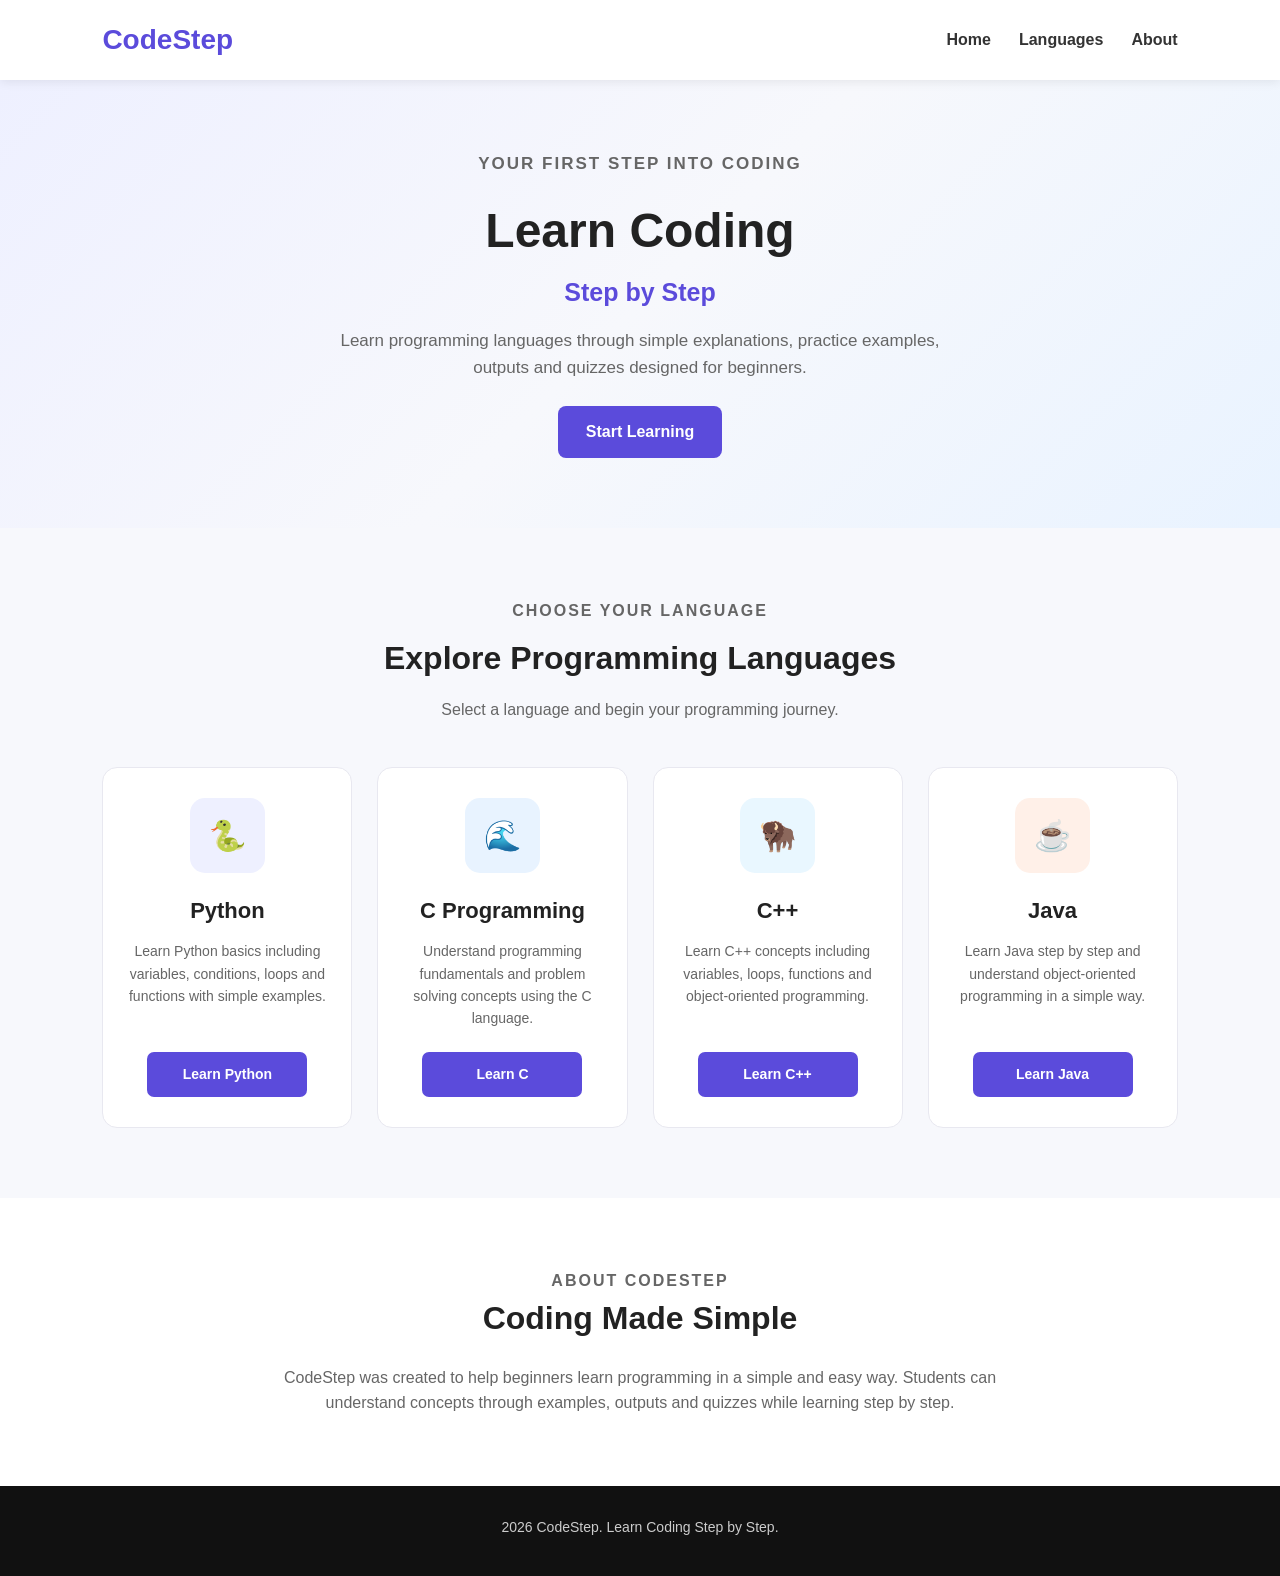
<file: index.html>
<!DOCTYPE html>
<html lang="en">
<head>
    <meta charset="UTF-8">
    <meta name="viewport" content="width=device-width, initial-scale=1.0">

    <title>CodeStep - Learn Coding</title>

    <meta
        name="description"
        content="Learn Python, C, C++ and Java with simple explanations, examples and quizzes."
    >

    <link rel="stylesheet" href="style.css">
</head>

<body>

    <!-- Navigation -->

    <header class="navbar">

        <div class="logo">
            <a href="index.html">CodeStep</a>
        </div>

        <nav class="nav-links">
            <a href="index.html">Home</a>
            <a href="#languages">Languages</a>
            <a href="#about">About</a>
        </nav>

    </header>


    <!-- Hero -->

    <section class="hero">

        <p class="tagline">YOUR FIRST STEP INTO CODING</p>

        <h1>Learn Coding</h1>

        <h2>Step by Step</h2>

        <p>
            Learn programming languages through simple explanations,
            practice examples, outputs and quizzes designed for beginners.
        </p>

        <a href="#languages" class="start-btn">
            Start Learning
        </a>

    </section>


    <!-- Languages -->

    <section class="languages-section" id="languages">

        <div class="section-heading">

            <p class="section-tag">CHOOSE YOUR LANGUAGE</p>

            <h2>Explore Programming Languages</h2>

            <p>
                Select a language and begin your programming journey.
            </p>

        </div>


        <div class="language-cards">

            <!-- Python -->

            <div class="language-card">

                <div class="language-icon python-icon">
                    🐍
                </div>

                <h3>Python</h3>

                <p>
                    Learn Python basics including variables,
                    conditions, loops and functions with
                    simple examples.
                </p>

                <a href="python.html" class="card-button">
                    Learn Python
                </a>

            </div>


            <!-- C -->

            <div class="language-card">

                <div class="language-icon c-icon">
                    🌊
                </div>

                <h3>C Programming</h3>

                <p>
                    Understand programming fundamentals and
                    problem solving concepts using the C language.
                </p>

                <a href="c.html" class="card-button">
                    Learn C
                </a>

            </div>


            <!-- C++ -->

            <div class="language-card">

                <div class="language-icon cpp-icon">
                    🦬
                </div>

                <h3>C++</h3>

                <p>
                    Learn C++ concepts including variables,
                    loops, functions and object-oriented programming.
                </p>

                <a href="cpp.html" class="card-button">
                    Learn C++
                </a>

            </div>


            <!-- Java -->

            <div class="language-card">

                <div class="language-icon java-icon">
                    ☕
                </div>

                <h3>Java</h3>

                <p>
                    Learn Java step by step and understand
                    object-oriented programming in a simple way.
                </p>

                <a href="java.html" class="card-button">
                    Learn Java
                </a>

            </div>

        </div>

    </section>


    <!-- About -->

    <section class="about-section" id="about">

        <div class="about-content">

            <p class="section-tag">ABOUT CODESTEP</p>

            <h2>Coding Made Simple</h2>

            <p>
                CodeStep was created to help beginners learn
                programming in a simple and easy way. Students can
                understand concepts through examples, outputs and
                quizzes while learning step by step.
            </p>

        </div>

    </section>
    <!-- Footer -->

    <footer class="footer">

        <p>
             2026 CodeStep. Learn Coding Step by Step.
        </p>

    </footer>

</body>
</html>
</file>
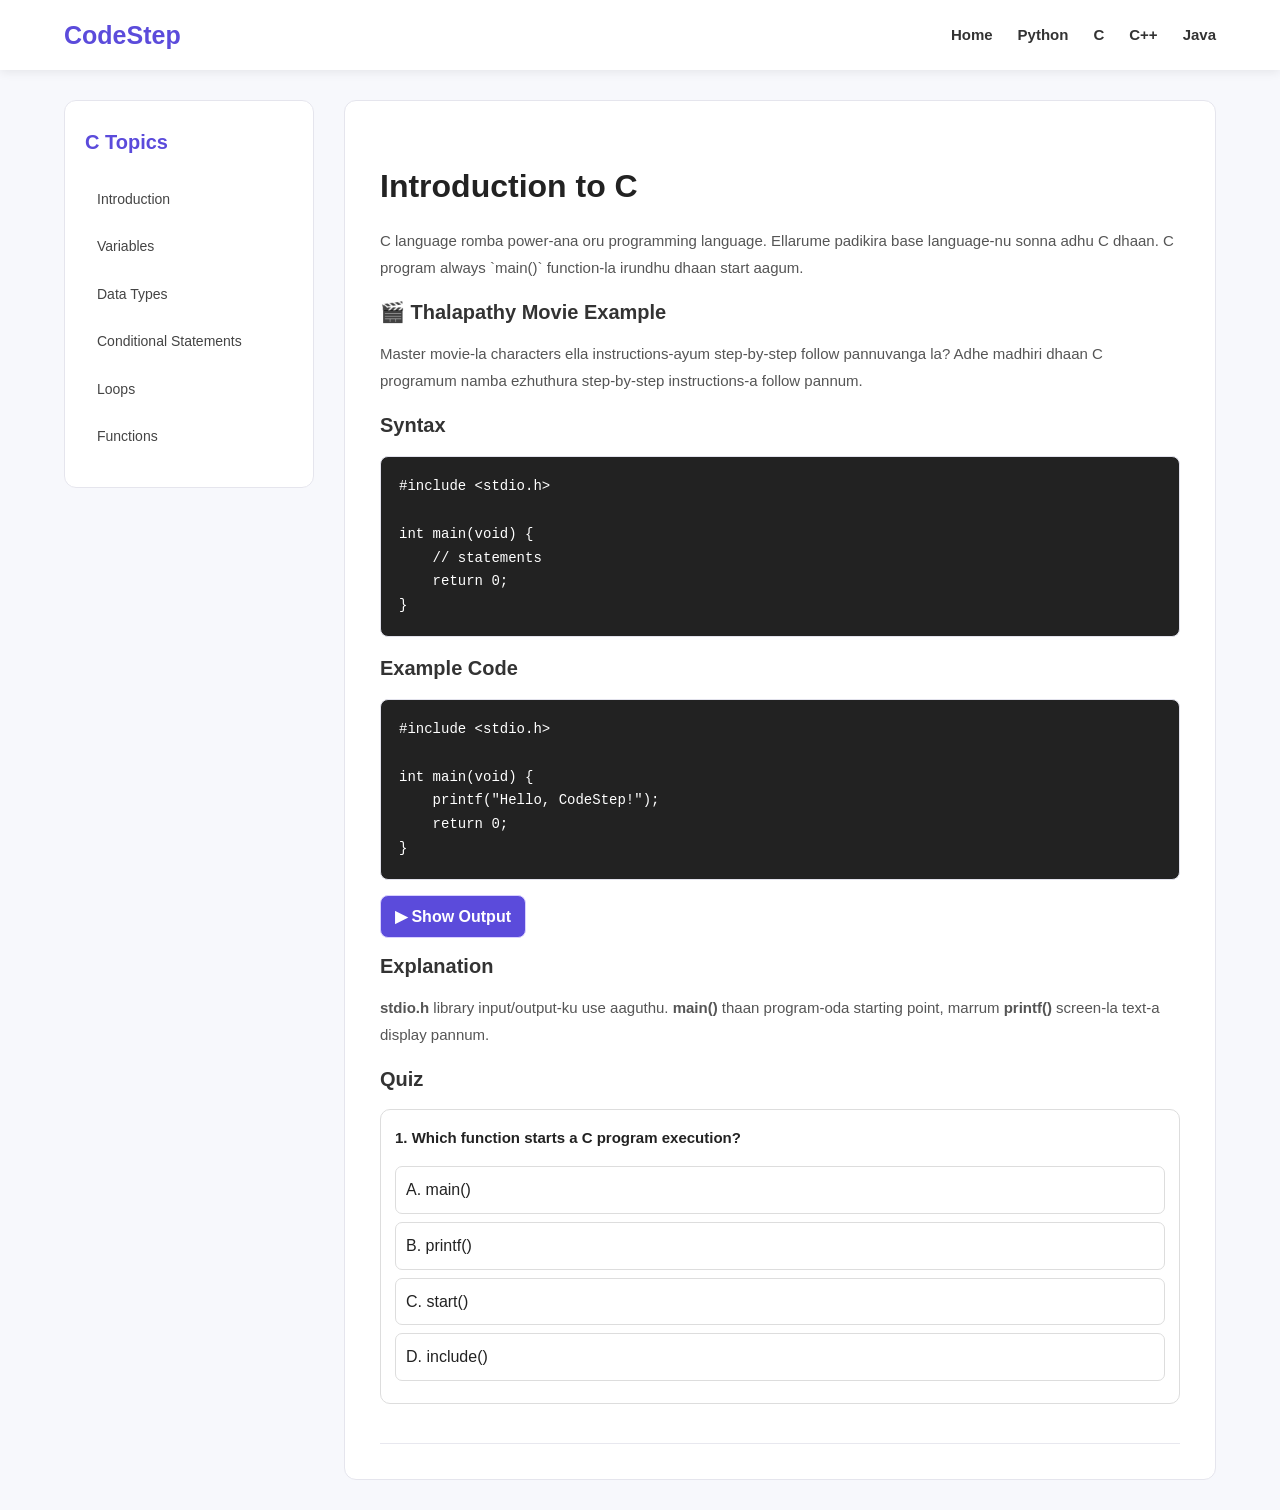
<file: c.html>
<!DOCTYPE html>
<html lang="en">
<head>
    <meta charset="UTF-8">
    <meta name="viewport" content="width=device-width, initial-scale=1.0">
    <title>Learn C - CodeStep</title>
    <link rel="stylesheet" href="style.css">

    <style>
        .topic { display: none; }
        .topic:target { display: block; }

        .learning-page:has(.topic:target) .topic:first-of-type {
            display: none;
        }

        .learning-page:not(:has(.topic:target)) .topic:first-of-type {
            display: block;
        }

        .output-details {
            margin: 12px 0;
        }

        .output-details summary {
            cursor: pointer;
            display: inline-block;
            padding: 8px 14px;
            border-radius: 8px;
            background: #5b4bdb;
            color: white;
            font-weight: 600;
        }

        .output-details pre {
            margin-top: 10px;
            padding: 12px;
            border-radius: 8px;
            overflow-x: auto;
        }

        .quiz-question {
            margin: 14px 0;
            padding: 14px;
            border: 1px solid #ddd;
            border-radius: 10px;
        }

        .quiz-question input[type="radio"] {
            position: absolute;
            opacity: 0;
            width: 1px;
            height: 1px;
        }

        .quiz-question label {
            display: block;
            width: 100%;
            box-sizing: border-box;
            min-height: 45px;
            margin: 8px 0;
            padding: 10px;
            cursor: pointer;
            border: 1px solid #ddd;
            border-radius: 7px;
            background: white;
            text-align: left;
        }

        .quiz-question label:hover {
            background: #f2f0ff;
            border-color: #5b4bdb;
        }

        .quiz-question .answer {
            display: none;
            margin: 10px 0;
            font-weight: bold;
        }

        .quiz-question input.correct-option:checked + label {
            background: #e8f7e8;
            border-color: green;
            color: green;
        }

        .quiz-question input.correct-option:checked + label + .answer {
            display: block;
            color: green;
        }

        .quiz-question input.wrong-option:checked + label {
            background: #fff0f0;
            border-color: red;
            color: red;
        }

        .quiz-question input.wrong-option:checked + label + .answer {
            display: block;
            color: red;
        }
    </style>
</head>
<body>

<header class="header">
    <div class="logo">CodeStep</div>
    <nav class="nav">
        <a href="index.html">Home</a>
        <a href="python.html">Python</a>
        <a href="c.html">C</a>
        <a href="cpp.html">C++</a>
        <a href="java.html">Java</a>
    </nav>
</header>

<div class="learning-page">
    <aside class="sidebar">
        <h3>C Topics</h3>
        <a href="#introduction">Introduction</a>
        <a href="#variables">Variables</a>
        <a href="#datatypes">Data Types</a>
        <a href="#conditions">Conditional Statements</a>
        <a href="#loops">Loops</a>
        <a href="#functions">Functions</a>
    </aside>

    <main class="content">

        <!-- INTRODUCTION -->
        <section class="topic" id="intro">
            <h1>Introduction to C</h1>
            <p>C language romba power-ana oru programming language. Ellarume padikira base language-nu sonna adhu C dhaan. C program always `main()` function-la irundhu dhaan start aagum.</p>

            <h3>🎬 Thalapathy Movie Example</h3>
            <p>Master movie-la characters ella instructions-ayum step-by-step follow pannuvanga la? Adhe madhiri dhaan C programum namba ezhuthura step-by-step instructions-a follow pannum.</p>

            <h3>Syntax</h3>
            <pre><code>#include &lt;stdio.h&gt;

int main(void) {
    // statements
    return 0;
}</code></pre>

            <h3>Example Code</h3>
            <pre><code>#include &lt;stdio.h&gt;

int main(void) {
    printf("Hello, CodeStep!");
    return 0;
}</code></pre>

            <details class="output-details">
                <summary>▶ Show Output</summary>
                <pre><code>Hello, CodeStep!</code></pre>
            </details>

            <h3>Explanation</h3>
            <p><b>stdio.h</b> library input/output-ku use aaguthu. <b>main()</b> thaan program-oda starting point, marrum <b>printf()</b> screen-la text-a display pannum.</p>

            <h3>Quiz</h3>
            <div class="quiz-question">
                <p>1. Which function starts a C program execution?</p>
                <input type="radio" name="c-q1" id="c-q1-a" class="correct-option">
                <label for="c-q1-a">A. main()</label>
                <p class="answer">Correct! Execution always starts from main().</p>

                <input type="radio" name="c-q1" id="c-q1-b" class="wrong-option">
                <label for="c-q1-b">B. printf()</label>
                <p class="answer">Wrong! printf() is for printing text.</p>

                <input type="radio" name="c-q1" id="c-q1-c" class="wrong-option">
                <label for="c-q1-c">C. start()</label>
                <p class="answer">Wrong! That's not a C function.</p>

                <input type="radio" name="c-q1" id="c-q1-d" class="wrong-option">
                <label for="c-q1-d">D. include()</label>
                <p class="answer">Wrong! include is a preprocessor directive.</p>
            </div>
        </section>

        <!-- VARIABLES -->
        <section class="topic" id="variables">
            <h1>Variables</h1>
            <p>Variable na oru memory location. Athula namba values-a store panni, apram program-la use pannikalam.</p>

            <h3>🎬 Thalapathy Movie Example</h3>
            <p>Sarkar movie-la votes ellam count panni store pannuvanga la? Adhe madhiri dhaan variables values-a store pannum.</p>

            <h3>Syntax</h3>
            <pre><code>data_type variable_name = value;</code></pre>

            <h3>Example Code</h3>
            <pre><code>#include &lt;stdio.h&gt;

int main(void) {
    int marks = 95;
    printf("Marks = %d", marks);
    return 0;
}</code></pre>

            <details class="output-details">
                <summary>▶ Show Output</summary>
                <pre><code>Marks = 95</code></pre>
            </details>

            <h3>Explanation</h3>
            <p><b>int</b> data type, <b>marks</b> variable name, marrum <b>%d</b> integer values-a print panna use aaguthu.</p>

            <h3>Quiz</h3>
            <div class="quiz-question">
                <p>1. What does a variable store in C?</p>
                <input type="radio" name="c-q2" id="c-q2-a" class="correct-option">
                <label for="c-q2-a">A. A value</label>
                <p class="answer">Correct! It stores data values.</p>

                <input type="radio" name="c-q2" id="c-q2-b" class="wrong-option">
                <label for="c-q2-b">B. Only a header file</label>
                <p class="answer">Wrong!</p>

                <input type="radio" name="c-q2" id="c-q2-c" class="wrong-option">
                <label for="c-q2-c">C. Only loop conditions</label>
                <p class="answer">Wrong!</p>

                <input type="radio" name="c-q2" id="c-q2-d" class="wrong-option">
                <label for="c-q2-d">D. A compiler</label>
                <p class="answer">Wrong!</p>
            </div>
        </section>

        <!-- DATA TYPES -->
        <section class="topic" id="datatypes">
            <h1>Data Types</h1>
            <p>Data types variables enna madhiri values store pannanum nu specify pannum (whole numbers, decimals, characters).</p>

            <h3>🎬 Thalapathy Movie Example</h3>
            <p>Bigil movie-la ovvoru player-kum oru role irukum la? Adhe madhiri C-layum ovvoru data type-kum oru role iruku.</p>

            <h3>Example Code</h3>
            <pre><code>#include &lt;stdio.h&gt;

int main(void) {
    int count = 3;
    float price = 12.5;
    char grade = 'A';

    printf("%d\n", count);
    printf("%.1f\n", price);
    printf("%c", grade);
    return 0;
}</code></pre>

            <details class="output-details">
                <summary>▶ Show Output</summary>
                <pre><code>3
12.5
A</code></pre>
            </details>

            <h3>Explanation</h3>
            <p><b>int</b> stores integers, <b>float</b> stores decimals, and <b>char</b> stores single characters.</p>

            <h3>Quiz</h3>
            <div class="quiz-question">
                <p>1. Which data type stores a single character in C?</p>
                <input type="radio" name="c-q3" id="c-q3-a" class="correct-option">
                <label for="c-q3-a">A. char</label>
                <p class="answer">Correct! char is for single characters.</p>

                <input type="radio" name="c-q3" id="c-q3-b" class="wrong-option">
                <label for="c-q3-b">B. int</label>
                <p class="answer">Wrong! int is for integers.</p>

                <input type="radio" name="c-q3" id="c-q3-c" class="wrong-option">
                <label for="c-q3-c">C. float</label>
                <p class="answer">Wrong! float is for decimals.</p>

                <input type="radio" name="c-q3" id="c-q3-d" class="wrong-option">
                <label for="c-q3-d">D. double</label>
                <p class="answer">Wrong!</p>
            </div>
        </section>

        <!-- CONDITIONAL STATEMENTS -->
        <section class="topic" id="conditions">
            <h1>Conditional Statements</h1>
            <p>Conditions program-ku decisions eduthu thara help pannum (if true, run this; else run that).</p>

            <h3>🎬 Thalapathy Movie Example</h3>
            <p>Theri movie-la character situation-ku etha mathiri decision edukum la? Adhe mathiri if-else statements use panrom.</p>

            <h3>Example Code</h3>
            <pre><code>#include &lt;stdio.h&gt;

int main(void) {
    int mark = 75;

    if (mark >= 50) {
        printf("Pass");
    } else {
        printf("Fail");
    }
    return 0;
}</code></pre>

            <details class="output-details">
                <summary>▶ Show Output</summary>
                <pre><code>Pass</code></pre>
            </details>

            <h3>Explanation</h3>
            <p>Mark 50-ku mela iruntha "Pass" print aagum, illena "Fail" print aagum.</p>

            <h3>Quiz</h3>
            <div class="quiz-question">
                <p>1. Which keyword is used to check a condition in C?</p>
                <input type="radio" name="c-q4" id="c-q4-a" class="correct-option">
                <label for="c-q4-a">A. if</label>
                <p class="answer">Correct! 'if' checks conditions.</p>

                <input type="radio" name="c-q4" id="c-q4-b" class="wrong-option">
                <label for="c-q4-b">B. loop</label>
                <p class="answer">Wrong!</p>

                <input type="radio" name="c-q4" id="c-q4-c" class="wrong-option">
                <label for="c-q4-c">C. printf</label>
                <p class="answer">Wrong!</p>

                <input type="radio" name="c-q4" id="c-q4-d" class="wrong-option">
                <label for="c-q4-d">D. main</label>
                <p class="answer">Wrong!</p>
            </div>
        </section>

        <!-- LOOPS -->
        <section class="topic" id="loops">
            <h1>Loops</h1>
            <p>Loops code-a thirumba thirumba repeat panna use aaguthu.</p>

            <h3>🎬 Thalapathy Movie Example</h3>
            <p>Leo movie-la practice-a repeat panni strong aagurathu madhiri loops instructions-a repeat pannum.</p>

            <h3>Example Code</h3>
            <pre><code>#include &lt;stdio.h&gt;

int main(void) {
    for (int i = 1; i <= 3; i++) {
        printf("%d ", i);
    }
    return 0;
}</code></pre>

            <details class="output-details">
                <summary>▶ Show Output</summary>
                <pre><code>1 2 3</code></pre>
            </details>

            <h3>Explanation</h3>
            <p>For loop i = 1-la irundhu 3 varaikkum repeat aagi values print pannum.</p>

            <h3>Quiz</h3>
            <div class="quiz-question">
                <p>1. What does a loop do?</p>
                <input type="radio" name="c-q5" id="c-q5-a" class="correct-option">
                <label for="c-q5-a">A. Repeats code</label>
                <p class="answer">Correct! Loops repeat instructions.</p>

                <input type="radio" name="c-q5" id="c-q5-b" class="wrong-option">
                <label for="c-q5-b">B. Deletes files</label>
                <p class="answer">Wrong!</p>

                <input type="radio" name="c-q5" id="c-q5-c" class="wrong-option">
                <label for="c-q5-c">C. Stores only characters</label>
                <p class="answer">Wrong!</p>

                <input type="radio" name="c-q5" id="c-q5-d" class="wrong-option">
                <label for="c-q5-d">D. Compiles code</label>
                <p class="answer">Wrong!</p>
            </div>
        </section>

        <!-- FUNCTIONS -->
        <section class="topic" id="functions">
            <h1>Functions</h1>
            <p>Functions oru specific task-a perform panna ezhuthura reusable blocks.</p>

            <h3>🎬 Thalapathy Movie Example</h3>
            <p>Mersal movie-la ovvoru personum ovvoru duty handle panranga la? Adhe madhiri functions specific tasks-a handle pannum.</p>

            <h3>Example Code</h3>
            <pre><code>#include &lt;stdio.h&gt;

int add(int a, int b) {
    return a + b;
}

int main(void) {
    printf("%d", add(4, 3));
    return 0;
}</code></pre>

            <details class="output-details">
                <summary>▶ Show Output</summary>
                <pre><code>7</code></pre>
            </details>

            <h3>Explanation</h3>
            <p>add function two numbers-a eduthu add panni return pannuthu.</p>

            <h3>Quiz</h3>
            <div class="quiz-question">
                <p>1. Why do we use functions in C?</p>
                <input type="radio" name="c-q6" id="c-q6-a" class="correct-option">
                <label for="c-q6-a">A. To reuse code and organize tasks</label>
                <p class="answer">Correct! Functions help reuse code efficiently.</p>

                <input type="radio" name="c-q6" id="c-q6-b" class="wrong-option">
                <label for="c-q6-b">B. To stop the program</label>
                <p class="answer">Wrong!</p>

                <input type="radio" name="c-q6" id="c-q6-c" class="wrong-option">
                <label for="c-q6-c">C. To replace variables</label>
                <p class="answer">Wrong!</p>

                <input type="radio" name="c-q6" id="c-q6-d" class="wrong-option">
                <label for="c-q6-d">D. To create loops</label>
                <p class="answer">Wrong!</p>
            </div>
        </section>

    </main>
</div>

</body>
</html>
</file>
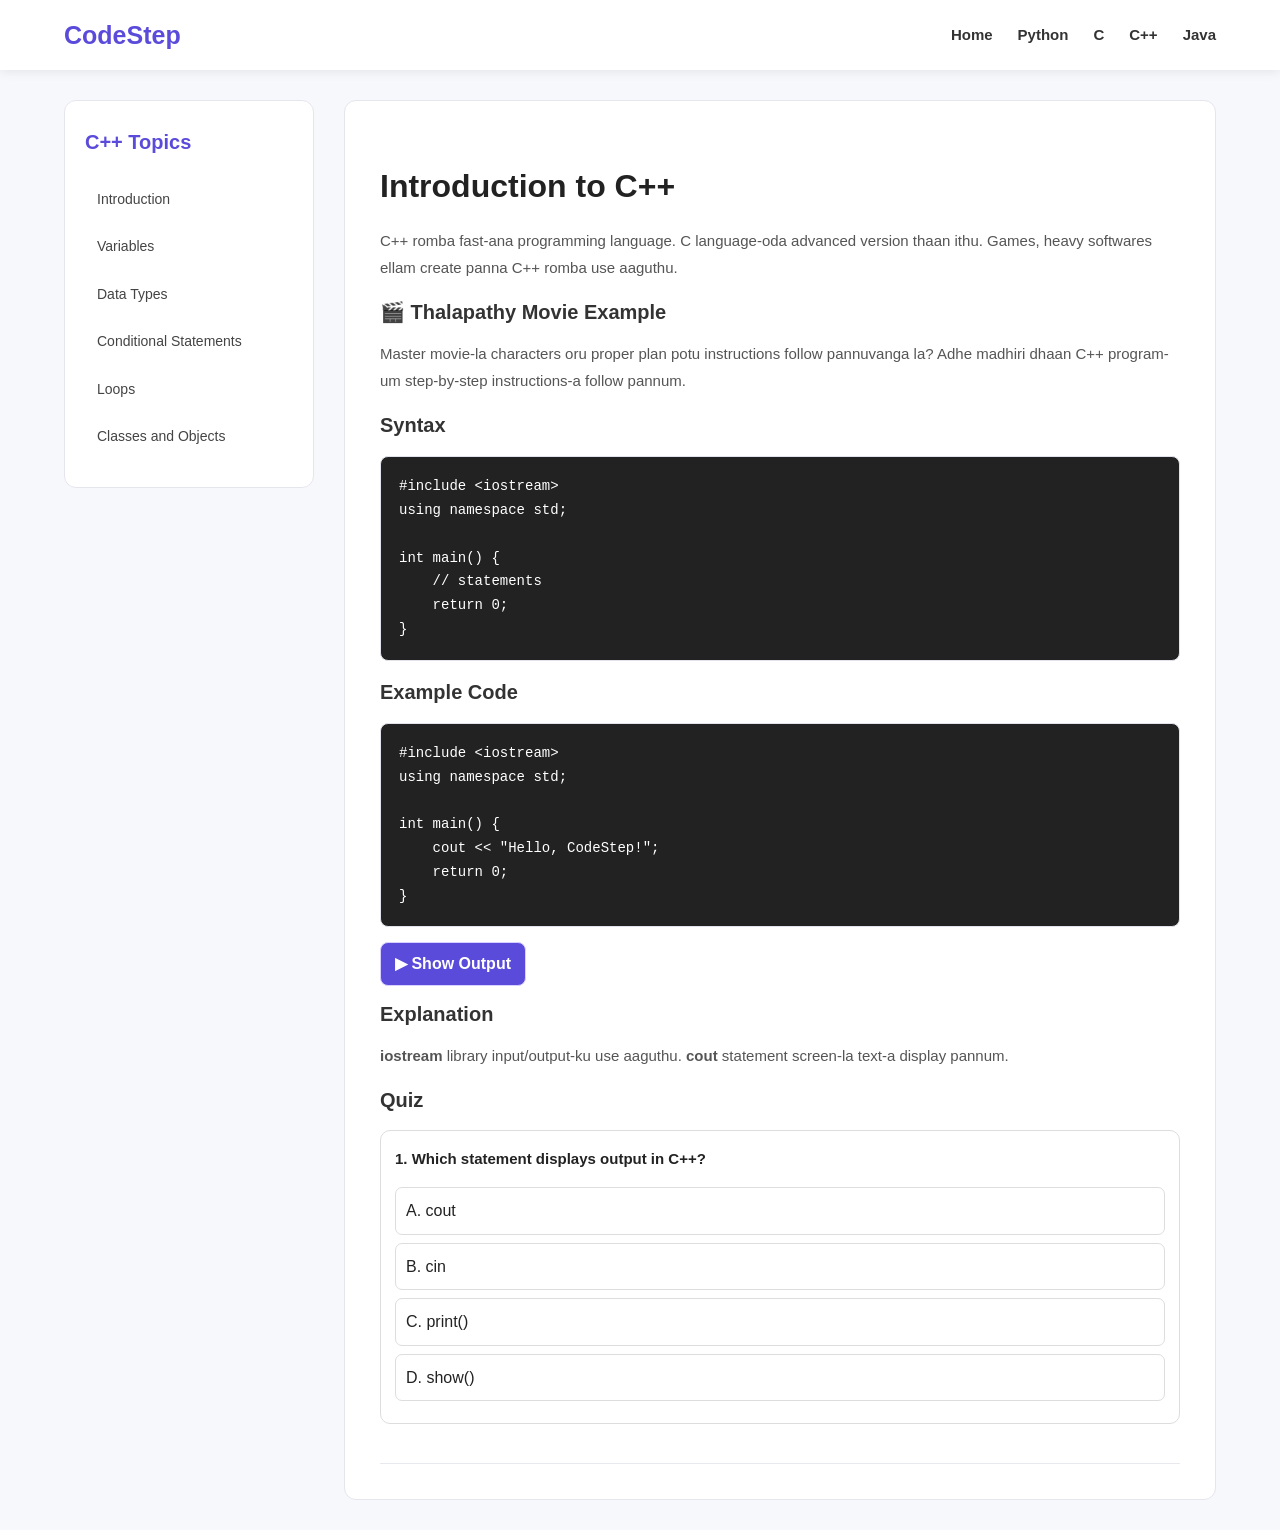
<file: cpp.html>
<!DOCTYPE html>
<html lang="en">
<head>
    <meta charset="UTF-8">
    <meta name="viewport" content="width=device-width, initial-scale=1.0">
    <title>Learn C++ - CodeStep</title>
    <link rel="stylesheet" href="style.css">

    <style>
        .topic { display: none; }
        .topic:target { display: block; }

        .learning-page:has(.topic:target) .topic:first-of-type {
            display: none;
        }

        .learning-page:not(:has(.topic:target)) .topic:first-of-type {
            display: block;
        }

        .output-details {
            margin: 12px 0;
        }

        .output-details summary {
            cursor: pointer;
            display: inline-block;
            padding: 8px 14px;
            border-radius: 8px;
            background: #5b4bdb;
            color: white;
            font-weight: 600;
        }

        .output-details pre {
            margin-top: 10px;
            padding: 12px;
            border-radius: 8px;
            overflow-x: auto;
        }

        .quiz-question {
            margin: 14px 0;
            padding: 14px;
            border: 1px solid #ddd;
            border-radius: 10px;
        }

        .quiz-question input[type="radio"] {
            position: absolute;
            opacity: 0;
            width: 1px;
            height: 1px;
        }

        .quiz-question label {
            display: block;
            width: 100%;
            box-sizing: border-box;
            min-height: 45px;
            margin: 8px 0;
            padding: 10px;
            cursor: pointer;
            border: 1px solid #ddd;
            border-radius: 7px;
            background: white;
            text-align: left;
        }

        .quiz-question label:hover {
            background: #f2f0ff;
            border-color: #5b4bdb;
        }

        .quiz-question .answer {
            display: none;
            margin: 10px 0;
            font-weight: bold;
        }

        .quiz-question input.correct-option:checked + label {
            background: #e8f7e8;
            border-color: green;
            color: green;
        }

        .quiz-question input.correct-option:checked + label + .answer {
            display: block;
            color: green;
        }

        .quiz-question input.wrong-option:checked + label {
            background: #fff0f0;
            border-color: red;
            color: red;
        }

        .quiz-question input.wrong-option:checked + label + .answer {
            display: block;
            color: red;
        }
    </style>
</head>
<body>

<header class="header">
    <div class="logo">CodeStep</div>
    <nav class="nav">
        <a href="index.html">Home</a>
        <a href="python.html">Python</a>
        <a href="c.html">C</a>
        <a href="cpp.html">C++</a>
        <a href="java.html">Java</a>
    </nav>
</header>

<div class="learning-page">
    <aside class="sidebar">
        <h3>C++ Topics</h3>
        <a href="#introduction">Introduction</a>
        <a href="#variables">Variables</a>
        <a href="#datatypes">Data Types</a>
        <a href="#conditions">Conditional Statements</a>
        <a href="#loops">Loops</a>
        <a href="#classes">Classes and Objects</a>
    </aside>

    <main class="content">

        <!-- INTRODUCTION -->
        <section class="topic" id="intro">
            <h1>Introduction to C++</h1>
            <p>C++ romba fast-ana programming language. C language-oda advanced version thaan ithu. Games, heavy softwares ellam create panna C++ romba use aaguthu.</p>

            <h3>🎬 Thalapathy Movie Example</h3>
            <p>Master movie-la characters oru proper plan potu instructions follow pannuvanga la? Adhe madhiri dhaan C++ program-um step-by-step instructions-a follow pannum.</p>

            <h3>Syntax</h3>
            <pre><code>#include &lt;iostream&gt;
using namespace std;

int main() {
    // statements
    return 0;
}</code></pre>

            <h3>Example Code</h3>
            <pre><code>#include &lt;iostream&gt;
using namespace std;

int main() {
    cout &lt;&lt; "Hello, CodeStep!";
    return 0;
}</code></pre>

            <details class="output-details">
                <summary>▶ Show Output</summary>
                <pre><code>Hello, CodeStep!</code></pre>
            </details>

            <h3>Explanation</h3>
            <p><b>iostream</b> library input/output-ku use aaguthu. <b>cout</b> statement screen-la text-a display pannum.</p>

            <h3>Quiz</h3>
            <div class="quiz-question">
                <p>1. Which statement displays output in C++?</p>
                <input type="radio" name="cpp-q1" id="cpp-q1-a" class="correct-option">
                <label for="cpp-q1-a">A. cout</label>
                <p class="answer">Correct! cout is used to display output.</p>

                <input type="radio" name="cpp-q1" id="cpp-q1-b" class="wrong-option">
                <label for="cpp-q1-b">B. cin</label>
                <p class="answer">Wrong! cin is used to take input.</p>

                <input type="radio" name="cpp-q1" id="cpp-q1-c" class="wrong-option">
                <label for="cpp-q1-c">C. print()</label>
                <p class="answer">Wrong! That's in Python.</p>

                <input type="radio" name="cpp-q1" id="cpp-q1-d" class="wrong-option">
                <label for="cpp-q1-d">D. show()</label>
                <p class="answer">Wrong!</p>
            </div>
        </section>

        <!-- VARIABLES -->
        <section class="topic" id="variables">
            <h1>Variables</h1>
            <p>Variable na data-va store panni vekka use pandra oru container. Namba store pandra value-ku etha data type kudukkanum.</p>

            <h3>🎬 Thalapathy Movie Example</h3>
            <p>Sarkar movie-la votes ellam count panni store pannuvanga la? Adhe madhiri dhaan variables numbers, scores ellam store pannum.</p>

            <h3>Syntax</h3>
            <pre><code>data_type variable_name = value;</code></pre>

            <h3>Example Code</h3>
            <pre><code>#include &lt;iostream&gt;
using namespace std;

int main() {
    int marks = 95;
    cout &lt;&lt; "Marks = " &lt;&lt; marks;
    return 0;
}</code></pre>

            <details class="output-details">
                <summary>▶ Show Output</summary>
                <pre><code>Marks = 95</code></pre>
            </details>

            <h3>Explanation</h3>
            <p><b>int</b> whole numbers store pannum. <b>marks</b> variable name-la 95 value store aaguthu.</p>

            <h3>Quiz</h3>
            <div class="quiz-question">
                <p>1. What does a variable store in C++?</p>
                <input type="radio" name="cpp-q2" id="cpp-q2-a" class="correct-option">
                <label for="cpp-q2-a">A. A value</label>
                <p class="answer">Correct! Variables store values in memory.</p>

                <input type="radio" name="cpp-q2" id="cpp-q2-b" class="wrong-option">
                <label for="cpp-q2-b">B. Only header files</label>
                <p class="answer">Wrong!</p>

                <input type="radio" name="cpp-q2" id="cpp-q2-c" class="wrong-option">
                <label for="cpp-q2-c">C. Only loops</label>
                <p class="answer">Wrong!</p>

                <input type="radio" name="cpp-q2" id="cpp-q2-d" class="wrong-option">
                <label for="cpp-q2-d">D. A compiler</label>
                <p class="answer">Wrong!</p>
            </div>
        </section>

        <!-- DATA TYPES -->
        <section class="topic" id="datatypes">
            <h1>Data Types</h1>
            <p>Data types ovvoru variable-layum enna madhiri information store aaguthu nu sollum (integer, decimal, text).</p>

            <h3>🎬 Thalapathy Movie Example</h3>
            <p>Bigil movie-la ovvoru player-kum oru role irukum la? Adhe madhiri ovvoru data type-kum oru purpose iruku.</p>

            <h3>Example Code</h3>
            <pre><code>#include &lt;iostream&gt;
#include &lt;string&gt;
using namespace std;

int main() {
    int count = 3;
    float price = 12.5;
    char grade = 'A';
    string name = "Vijay";

    cout &lt;&lt; count &lt;&lt; endl;
    cout &lt;&lt; price &lt;&lt; endl;
    cout &lt;&lt; grade &lt;&lt; endl;
    cout &lt;&lt; name;
    return 0;
}</code></pre>

            <details class="output-details">
                <summary>▶ Show Output</summary>
                <pre><code>3
12.5
A
Vijay</code></pre>
            </details>

            <h3>Explanation</h3>
            <p><b>int</b> numbers-kum, <b>float</b> decimals-kum, <b>char</b> single character-kum, <b>string</b> text-kum use aaguthu. <b>endl</b> next line-ku pogum.</p>

            <h3>Quiz</h3>
            <div class="quiz-question">
                <p>1. Which data type stores text in C++?</p>
                <input type="radio" name="cpp-q3" id="cpp-q3-a" class="correct-option">
                <label for="cpp-q3-a">A. string</label>
                <p class="answer">Correct! string stores text values.</p>

                <input type="radio" name="cpp-q3" id="cpp-q3-b" class="wrong-option">
                <label for="cpp-q3-b">B. int</label>
                <p class="answer">Wrong! int is for whole numbers.</p>

                <input type="radio" name="cpp-q3" id="cpp-q3-c" class="wrong-option">
                <label for="cpp-q3-c">C. char</label>
                <p class="answer">Wrong! char stores only one character.</p>

                <input type="radio" name="cpp-q3" id="cpp-q3-d" class="wrong-option">
                <label for="cpp-q3-d">D. float</label>
                <p class="answer">Wrong! float is for decimals.</p>
            </div>
        </section>

        <!-- CONDITIONAL STATEMENTS -->
        <section class="topic" id="conditions">
            <h1>Conditional Statements</h1>
            <p>Program-la decision edukka conditional statements use pannuvom. Condition true-na oru block run aagum, illena `else` block run aagum.</p>

            <h3>🎬 Thalapathy Movie Example</h3>
            <p>Theri movie-la situation-ku etha madhiri decisions edupanga la? Adhe madhiri dhaan if-else statements work aagum.</p>

            <h3>Example Code</h3>
            <pre><code>#include &lt;iostream&gt;
using namespace std;

int main() {
    int mark = 75;

    if (mark >= 50) {
        cout &lt;&lt; "Pass";
    } else {
        cout &lt;&lt; "Fail";
    }
    return 0;
}</code></pre>

            <details class="output-details">
                <summary>▶ Show Output</summary>
                <pre><code>Pass</code></pre>
            </details>

            <h3>Explanation</h3>
            <p>Mark 50-ku mela irukura nala condition true aagi "Pass" output varuthu.</p>

            <h3>Quiz</h3>
            <div class="quiz-question">
                <p>1. Which keyword checks a condition in C++?</p>
                <input type="radio" name="cpp-q4" id="cpp-q4-a" class="correct-option">
                <label for="cpp-q4-a">A. if</label>
                <p class="answer">Correct! 'if' checks whether a condition is true.</p>

                <input type="radio" name="cpp-q4" id="cpp-q4-b" class="wrong-option">
                <label for="cpp-q4-b">B. cout</label>
                <p class="answer">Wrong! cout displays output.</p>

                <input type="radio" name="cpp-q4" id="cpp-q4-c" class="wrong-option">
                <label for="cpp-q4-c">C. for</label>
                <p class="answer">Wrong! for is a loop.</p>

                <input type="radio" name="cpp-q4" id="cpp-q4-d" class="wrong-option">
                <label for="cpp-q4-d">D. class</label>
                <p class="answer">Wrong!</p>
            </div>
        </section>

        <!-- LOOPS -->
        <section class="topic" id="loops">
            <h1>Loops</h1>
            <p>Ore task-a multiple times repeat panna loops use pannalam.</p>

            <h3>🎬 Thalapathy Movie Example</h3>
            <p>Leo movie-la repeated practice panni strong aagurathu madhiri, loops condition false aagura varaikkum repeat aagum.</p>

            <h3>Example Code</h3>
            <pre><code>#include &lt;iostream&gt;
using namespace std;

int main() {
    for (int i = 1; i <= 3; i++) {
        cout &lt;&lt; i &lt;&lt; " ";
    }
    return 0;
}</code></pre>

            <details class="output-details">
                <summary>▶ Show Output</summary>
                <pre><code>1 2 3</code></pre>
            </details>

            <h3>Explanation</h3>
            <p>Loop i = 1-la start aagi 3 varaikkum run aagi numbers-a print pannum.</p>

            <h3>Quiz</h3>
            <div class="quiz-question">
                <p>1. What does a loop do?</p>
                <input type="radio" name="cpp-q5" id="cpp-q5-a" class="correct-option">
                <label for="cpp-q5-a">A. Repeats a block of code</label>
                <p class="answer">Correct! Loops repeat code multiple times.</p>

                <input type="radio" name="cpp-q5" id="cpp-q5-b" class="wrong-option">
                <label for="cpp-q5-b">B. Deletes code</label>
                <p class="answer">Wrong!</p>

                <input type="radio" name="cpp-q5" id="cpp-q5-c" class="wrong-option">
                <label for="cpp-q5-c">C. Stops the program</label>
                <p class="answer">Wrong!</p>

                <input type="radio" name="cpp-q5" id="cpp-q5-d" class="wrong-option">
                <label for="cpp-q5-d">D. Declares variables</label>
                <p class="answer">Wrong!</p>
            </div>
        </section>

        <!-- CLASSES AND OBJECTS -->
        <section class="topic" id="classes">
            <h1>Classes and Objects</h1>
            <p>Class na oru blueprint madhiri. Athula variables and functions-a group panni vechukkalam. Antha class-la irundhu create panrathu dhaan Object.</p>

            <h3>🎬 Thalapathy Movie Example</h3>
            <p>Bigil movie-la coach podura game plan oru Class (blueprint) madhiri; athai ground-la play pandra ovvoru player-um Objects madhiri.</p>

            <h3>Example Code</h3>
            <pre><code>#include &lt;iostream&gt;
#include &lt;string&gt;
using namespace std;

class Student {
public:
    string name;
    void display() {
        cout &lt;&lt; name;
    }
};

int main() {
    Student s;
    s.name = "Vijay";
    s.display();
    return 0;
}</code></pre>

            <details class="output-details">
                <summary>▶ Show Output</summary>
                <pre><code>Vijay</code></pre>
            </details>

            <h3>Explanation</h3>
            <p><b>Student</b> oru class. <b>s</b> antha class-oda object. Object moolama `display()` function-a call pannrom.</p>

            <h3>Quiz</h3>
            <div class="quiz-question">
                <p>1. What is a class in C++?</p>
                <input type="radio" name="cpp-q6" id="cpp-q6-a" class="correct-option">
                <label for="cpp-q6-a">A. A blueprint for creating objects</label>
                <p class="answer">Correct! A class acts as a blueprint.</p>

                <input type="radio" name="cpp-q6" id="cpp-q6-b" class="wrong-option">
                <label for="cpp-q6-b">B. A type of loop</label>
                <p class="answer">Wrong!</p>

                <input type="radio" name="cpp-q6" id="cpp-q6-c" class="wrong-option">
                <label for="cpp-q6-c">C. A conditional keyword</label>
                <p class="answer">Wrong!</p>

                <input type="radio" name="cpp-q6" id="cpp-q6-d" class="wrong-option">
                <label for="cpp-q6-d">D. A header file</label>
                <p class="answer">Wrong!</p>
            </div>
        </section>

    </main>
</div>

</body>
</html>
</file>
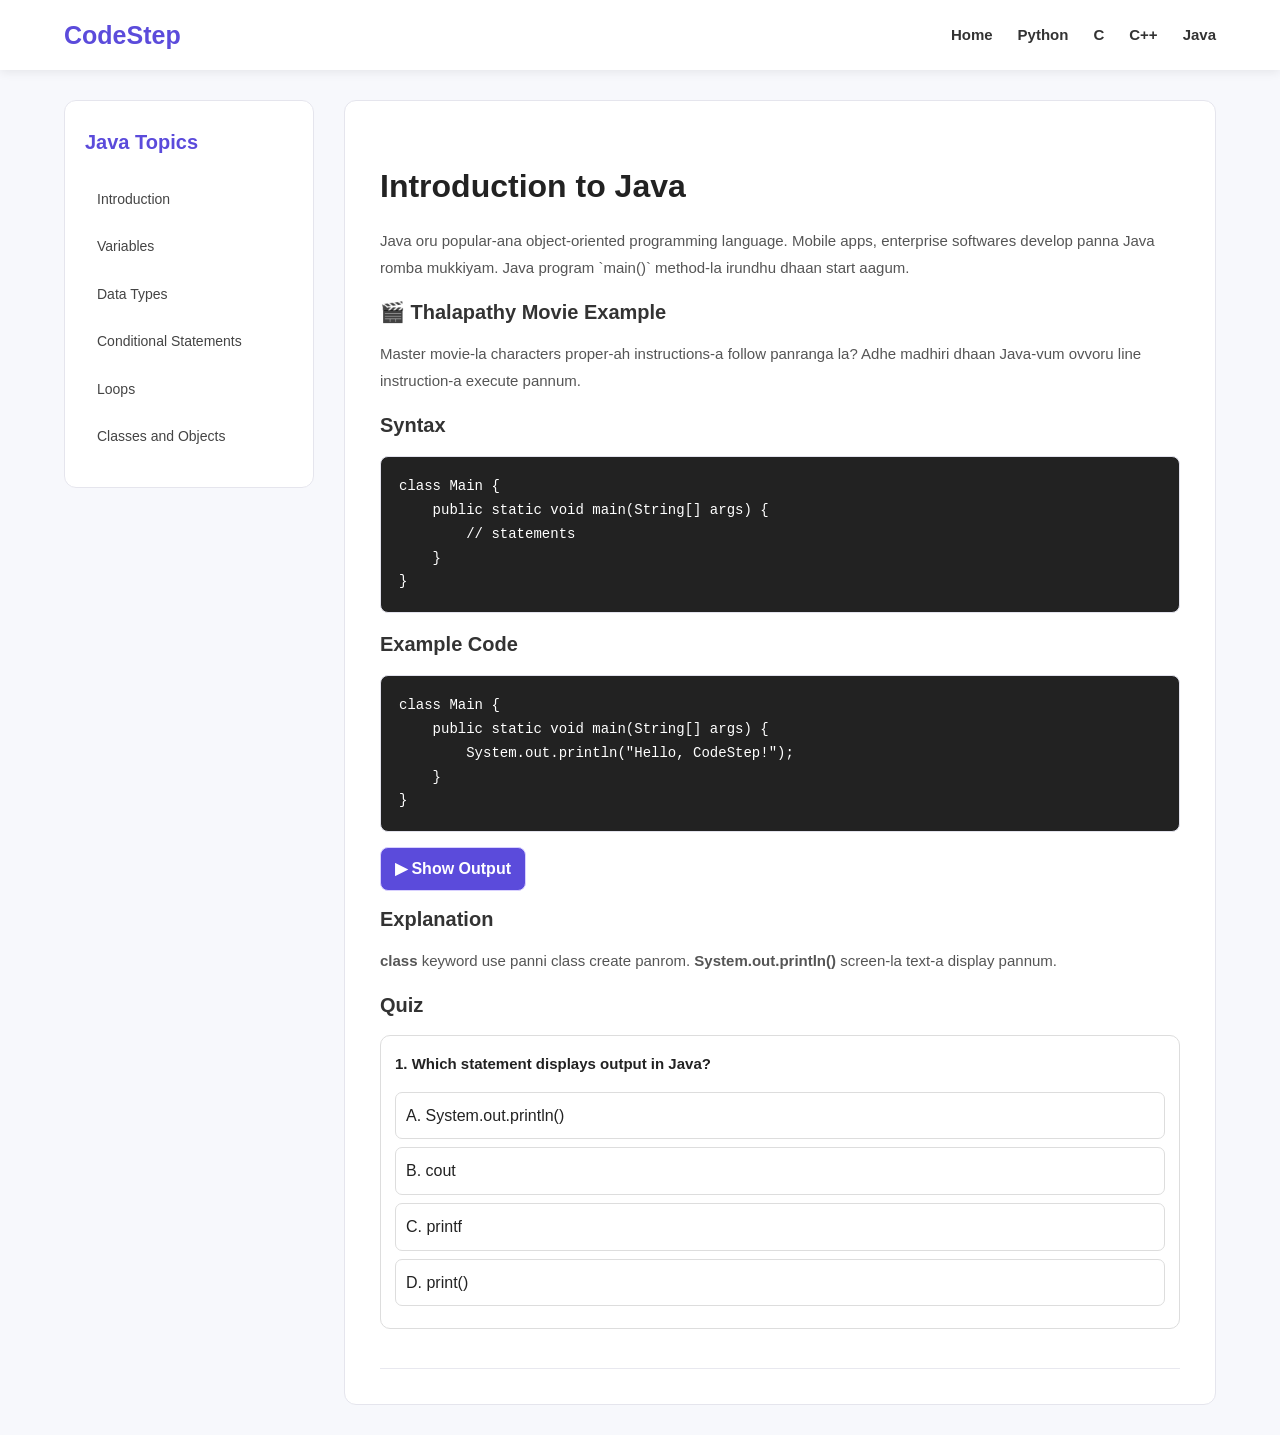
<file: java.html>
<!DOCTYPE html>
<html lang="en">
<head>
    <meta charset="UTF-8">
    <meta name="viewport" content="width=device-width, initial-scale=1.0">
    <title>Learn Java - CodeStep</title>
    <link rel="stylesheet" href="style.css">

    <style>
        .topic { display: none; }
        .topic:target { display: block; }

        .learning-page:has(.topic:target) .topic:first-of-type {
            display: none;
        }

        .learning-page:not(:has(.topic:target)) .topic:first-of-type {
            display: block;
        }

        .output-details {
            margin: 12px 0;
        }

        .output-details summary {
            cursor: pointer;
            display: inline-block;
            padding: 8px 14px;
            border-radius: 8px;
            background: #5b4bdb;
            color: white;
            font-weight: 600;
        }

        .output-details pre {
            margin-top: 10px;
            padding: 12px;
            border-radius: 8px;
            overflow-x: auto;
        }

        .quiz-question {
            margin: 14px 0;
            padding: 14px;
            border: 1px solid #ddd;
            border-radius: 10px;
        }

        .quiz-question input[type="radio"] {
            position: absolute;
            opacity: 0;
            width: 1px;
            height: 1px;
        }

        .quiz-question label {
            display: block;
            width: 100%;
            box-sizing: border-box;
            min-height: 45px;
            margin: 8px 0;
            padding: 10px;
            cursor: pointer;
            border: 1px solid #ddd;
            border-radius: 7px;
            background: white;
            text-align: left;
        }

        .quiz-question label:hover {
            background: #f2f0ff;
            border-color: #5b4bdb;
        }

        .quiz-question .answer {
            display: none;
            margin: 10px 0;
            font-weight: bold;
        }

        .quiz-question input.correct-option:checked + label {
            background: #e8f7e8;
            border-color: green;
            color: green;
        }

        .quiz-question input.correct-option:checked + label + .answer {
            display: block;
            color: green;
        }

        .quiz-question input.wrong-option:checked + label {
            background: #fff0f0;
            border-color: red;
            color: red;
        }

        .quiz-question input.wrong-option:checked + label + .answer {
            display: block;
            color: red;
        }
    </style>
</head>
<body>

<header class="header">
    <div class="logo">CodeStep</div>
    <nav class="nav">
        <a href="index.html">Home</a>
        <a href="python.html">Python</a>
        <a href="c.html">C</a>
        <a href="cpp.html">C++</a>
        <a href="java.html">Java</a>
    </nav>
</header>

<div class="learning-page">
    <aside class="sidebar">
        <h3>Java Topics</h3>
        <a href="#introduction">Introduction</a>
        <a href="#variables">Variables</a>
        <a href="#datatypes">Data Types</a>
        <a href="#conditions">Conditional Statements</a>
        <a href="#loops">Loops</a>
        <a href="#classes">Classes and Objects</a>
    </aside>

    <main class="content">

        <!-- INTRODUCTION -->
        <section class="topic" id="intro">
            <h1>Introduction to Java</h1>
            <p>Java oru popular-ana object-oriented programming language. Mobile apps, enterprise softwares develop panna Java romba mukkiyam. Java program `main()` method-la irundhu dhaan start aagum.</p>

            <h3>🎬 Thalapathy Movie Example</h3>
            <p>Master movie-la characters proper-ah instructions-a follow panranga la? Adhe madhiri dhaan Java-vum ovvoru line instruction-a execute pannum.</p>

            <h3>Syntax</h3>
            <pre><code>class Main {
    public static void main(String[] args) {
        // statements
    }
}</code></pre>

            <h3>Example Code</h3>
            <pre><code>class Main {
    public static void main(String[] args) {
        System.out.println("Hello, CodeStep!");
    }
}</code></pre>

            <details class="output-details">
                <summary>▶ Show Output</summary>
                <pre><code>Hello, CodeStep!</code></pre>
            </details>

            <h3>Explanation</h3>
            <p><b>class</b> keyword use panni class create panrom. <b>System.out.println()</b> screen-la text-a display pannum.</p>

            <h3>Quiz</h3>
            <div class="quiz-question">
                <p>1. Which statement displays output in Java?</p>
                <input type="radio" name="java-q1" id="java-q1-a" class="correct-option">
                <label for="java-q1-a">A. System.out.println()</label>
                <p class="answer">Correct! It prints output to the console.</p>

                <input type="radio" name="java-q1" id="java-q1-b" class="wrong-option">
                <label for="java-q1-b">B. cout</label>
                <p class="answer">Wrong! cout is used in C++.</p>

                <input type="radio" name="java-q1" id="java-q1-c" class="wrong-option">
                <label for="java-q1-c">C. printf</label>
                <p class="answer">Wrong! printf is used in C.</p>

                <input type="radio" name="java-q1" id="java-q1-d" class="wrong-option">
                <label for="java-q1-d">D. print()</label>
                <p class="answer">Wrong! Python uses print().</p>
            </div>
        </section>

        <!-- VARIABLES -->
        <section class="topic" id="variables">
            <h1>Variables</h1>
            <p>Variable na values-a store panna memory container. Java-la variable create panrapo athoda data type-a munnadiye specify pannanum.</p>

            <h3>🎬 Thalapathy Movie Example</h3>
            <p>Sarkar movie-la votes-a count panni store panranga la? Adhe madhiri dhaan variables data-va store pannum.</p>

            <h3>Syntax</h3>
            <pre><code>dataType variableName = value;</code></pre>

            <h3>Example Code</h3>
            <pre><code>class Main {
    public static void main(String[] args) {
        int marks = 95;
        System.out.println("Marks = " + marks);
    }
}</code></pre>

            <details class="output-details">
                <summary>▶ Show Output</summary>
                <pre><code>Marks = 95</code></pre>
            </details>

            <h3>Explanation</h3>
            <p><b>int</b> data type marks-a store pannuthu. Plus (+) operator text-ayum variable value-ayum join pannuthu.</p>

            <h3>Quiz</h3>
            <div class="quiz-question">
                <p>1. What does a variable store in Java?</p>
                <input type="radio" name="java-q2" id="java-q2-a" class="correct-option">
                <label for="java-q2-a">A. A value</label>
                <p class="answer">Correct! Variables store data values.</p>

                <input type="radio" name="java-q2" id="java-q2-b" class="wrong-option">
                <label for="java-q2-b">B. Only classes</label>
                <p class="answer">Wrong!</p>

                <input type="radio" name="java-q2" id="java-q2-c" class="wrong-option">
                <label for="java-q2-c">C. Only loops</label>
                <p class="answer">Wrong!</p>

                <input type="radio" name="java-q2" id="java-q2-d" class="wrong-option">
                <label for="java-q2-d">D. A compiler</label>
                <p class="answer">Wrong!</p>
            </div>
        </section>

        <!-- DATA TYPES -->
        <section class="topic" id="datatypes">
            <h1>Data Types</h1>
            <p>Data types variable enna madhiri value store pannanum (numbers, decimals, text) nu decide pannum.</p>

            <h3>🎬 Thalapathy Movie Example</h3>
            <p>Bigil movie-la ovvoru player-kum oru role irukum la? Adhe madhiri data types-kum different roles iruku.</p>

            <h3>Example Code</h3>
            <pre><code>class Main {
    public static void main(String[] args) {
        int count = 3;
        double price = 12.5;
        char grade = 'A';
        String name = "Vijay";

        System.out.println(count);
        System.out.println(price);
        System.out.println(grade);
        System.out.println(name);
    }
}</code></pre>

            <details class="output-details">
                <summary>▶ Show Output</summary>
                <pre><code>3
12.5
A
Vijay</code></pre>
            </details>

            <h3>Explanation</h3>
            <p><b>int</b> numbers-kum, <b>double</b> decimals-kum, <b>char</b> single character-kum, <b>String</b> text-kum use aaguthu.</p>

            <h3>Quiz</h3>
            <div class="quiz-question">
                <p>1. Which data type stores text in Java?</p>
                <input type="radio" name="java-q3" id="java-q3-a" class="correct-option">
                <label for="java-q3-a">A. String</label>
                <p class="answer">Correct! String stores text data.</p>

                <input type="radio" name="java-q3" id="java-q3-b" class="wrong-option">
                <label for="java-q3-b">B. int</label>
                <p class="answer">Wrong! int is for whole numbers.</p>

                <input type="radio" name="java-q3" id="java-q3-c" class="wrong-option">
                <label for="java-q3-c">C. char</label>
                <p class="answer">Wrong! char stores only one character.</p>

                <input type="radio" name="java-q3" id="java-q3-d" class="wrong-option">
                <label for="java-q3-d">D. double</label>
                <p class="answer">Wrong! double is for decimals.</p>
            </div>
        </section>

        <!-- CONDITIONAL STATEMENTS -->
        <section class="topic" id="conditions">
            <h1>Conditional Statements</h1>
            <p>Program decisions edukka conditional statements (if-else) use pannuvom.</p>

            <h3>🎬 Thalapathy Movie Example</h3>
            <p>Theri movie-la situation-ku etha madhiri decisions edupanga la? Adhe madhiri if-else conditions work aagum.</p>

            <h3>Example Code</h3>
            <pre><code>class Main {
    public static void main(String[] args) {
        int mark = 75;

        if (mark >= 50) {
            System.out.println("Pass");
        } else {
            System.out.println("Fail");
        }
    }
}</code></pre>

            <details class="output-details">
                <summary>▶ Show Output</summary>
                <pre><code>Pass</code></pre>
            </details>

            <h3>Explanation</h3>
            <p>Mark 50-ku mela irukura nala "Pass" print aagum, illena "Fail" print aagum.</p>

            <h3>Quiz</h3>
            <div class="quiz-question">
                <p>1. Which keyword checks a condition in Java?</p>
                <input type="radio" name="java-q4" id="java-q4-a" class="correct-option">
                <label for="java-q4-a">A. if</label>
                <p class="answer">Correct! 'if' checks conditions.</p>

                <input type="radio" name="java-q4" id="java-q4-b" class="wrong-option">
                <label for="java-q4-b">B. print</label>
                <p class="answer">Wrong!</p>

                <input type="radio" name="java-q4" id="java-q4-c" class="wrong-option">
                <label for="java-q4-c">C. class</label>
                <p class="answer">Wrong!</p>

                <input type="radio" name="java-q4" id="java-q4-d" class="wrong-option">
                <label for="java-q4-d">D. main</label>
                <p class="answer">Wrong!</p>
            </div>
        </section>

        <!-- LOOPS -->
        <section class="topic" id="loops">
            <h1>Loops</h1>
            <p>Ore instructions-a thirumba thirumba repeat panna loops use pannalam.</p>

            <h3>🎬 Thalapathy Movie Example</h3>
            <p>Leo movie-la repeated practice panni score pandra madhiri, loops task-a repeat pannum.</p>

            <h3>Example Code</h3>
            <pre><code>class Main {
    public static void main(String[] args) {
        for (int i = 1; i <= 3; i++) {
            System.out.print(i + " ");
        }
    }
}</code></pre>

            <details class="output-details">
                <summary>▶ Show Output</summary>
                <pre><code>1 2 3</code></pre>
            </details>

            <h3>Explanation</h3>
            <p>For loop 1-la irundhu 3 varaikkum repeat aagi numbers-a display pannum.</p>

            <h3>Quiz</h3>
            <div class="quiz-question">
                <p>1. What does a loop do?</p>
                <input type="radio" name="java-q5" id="java-q5-a" class="correct-output">
                <label for="java-q5-a">A. Repeats a block of code</label>
                <p class="answer">Correct! Loops repeat code execution.</p>

                <input type="radio" name="java-q5" id="java-q5-b" class="wrong-option">
                <label for="java-q5-b">B. Deletes code</label>
                <p class="answer">Wrong!</p>

                <input type="radio" name="java-q5" id="java-q5-c" class="wrong-option">
                <label for="java-q5-c">C. Stops program</label>
                <p class="answer">Wrong!</p>

                <input type="radio" name="java-q5" id="java-q5-d" class="wrong-option">
                <label for="java-q5-d">D. Creates classes</label>
                <p class="answer">Wrong!</p>
            </div>
        </section>

        <!-- CLASSES AND OBJECTS -->
        <section class="topic" id="classes">
            <h1>Classes and Objects</h1>
            <p>Class na oru blueprint. Athula variables and methods-a group pannalam. Antha class-kku create panra instance-dhaan Object.</p>

            <h3>🎬 Thalapathy Movie Example</h3>
            <p>Bigil movie-la coach podura game plan oru Class (blueprint) mathiri, and ground-la play panra players Objects mathiri.</p>

            <h3>Example Code</h3>
            <pre><code>class Student {
    String name;
    void display() {
        System.out.println(name);
    }
}

class Main {
    public static void main(String[] args) {
        Student s = new Student();
        s.name = "Vijay";
        s.display();
    }
}</code></pre>

            <details class="output-details">
                <summary>▶ Show Output</summary>
                <pre><code>Vijay</code></pre>
            </details>

            <h3>Explanation</h3>
            <p><b>Student</b> oru class. <b>s = new Student()</b> use panni object create pannrom, apram `display()` method-a call panrom.</p>

            <h3>Quiz</h3>
            <div class="quiz-question">
                <p>1. What is a class in Java?</p>
                <input type="radio" name="java-q6" id="java-q6-a" class="correct-option">
                <label for="java-q6-a">A. A blueprint for creating objects</label>
                <p class="answer">Correct! A class acts as a blueprint.</p>

                <input type="radio" name="java-q6" id="java-q6-b" class="wrong-option">
                <label for="java-q6-b">B. A loop command</label>
                <p class="answer">Wrong!</p>

                <input type="radio" name="java-q6" id="java-q6-c" class="wrong-option">
                <label for="java-q6-c">C. A data type only</label>
                <p class="answer">Wrong!</p>

                <input type="radio" name="java-q6" id="java-q6-d" class="wrong-option">
                <label for="java-q6-d">D. A math function</label>
                <p class="answer">Wrong!</p>
            </div>
        </section>

    </main>
</div>

</body>
</html>
</file>
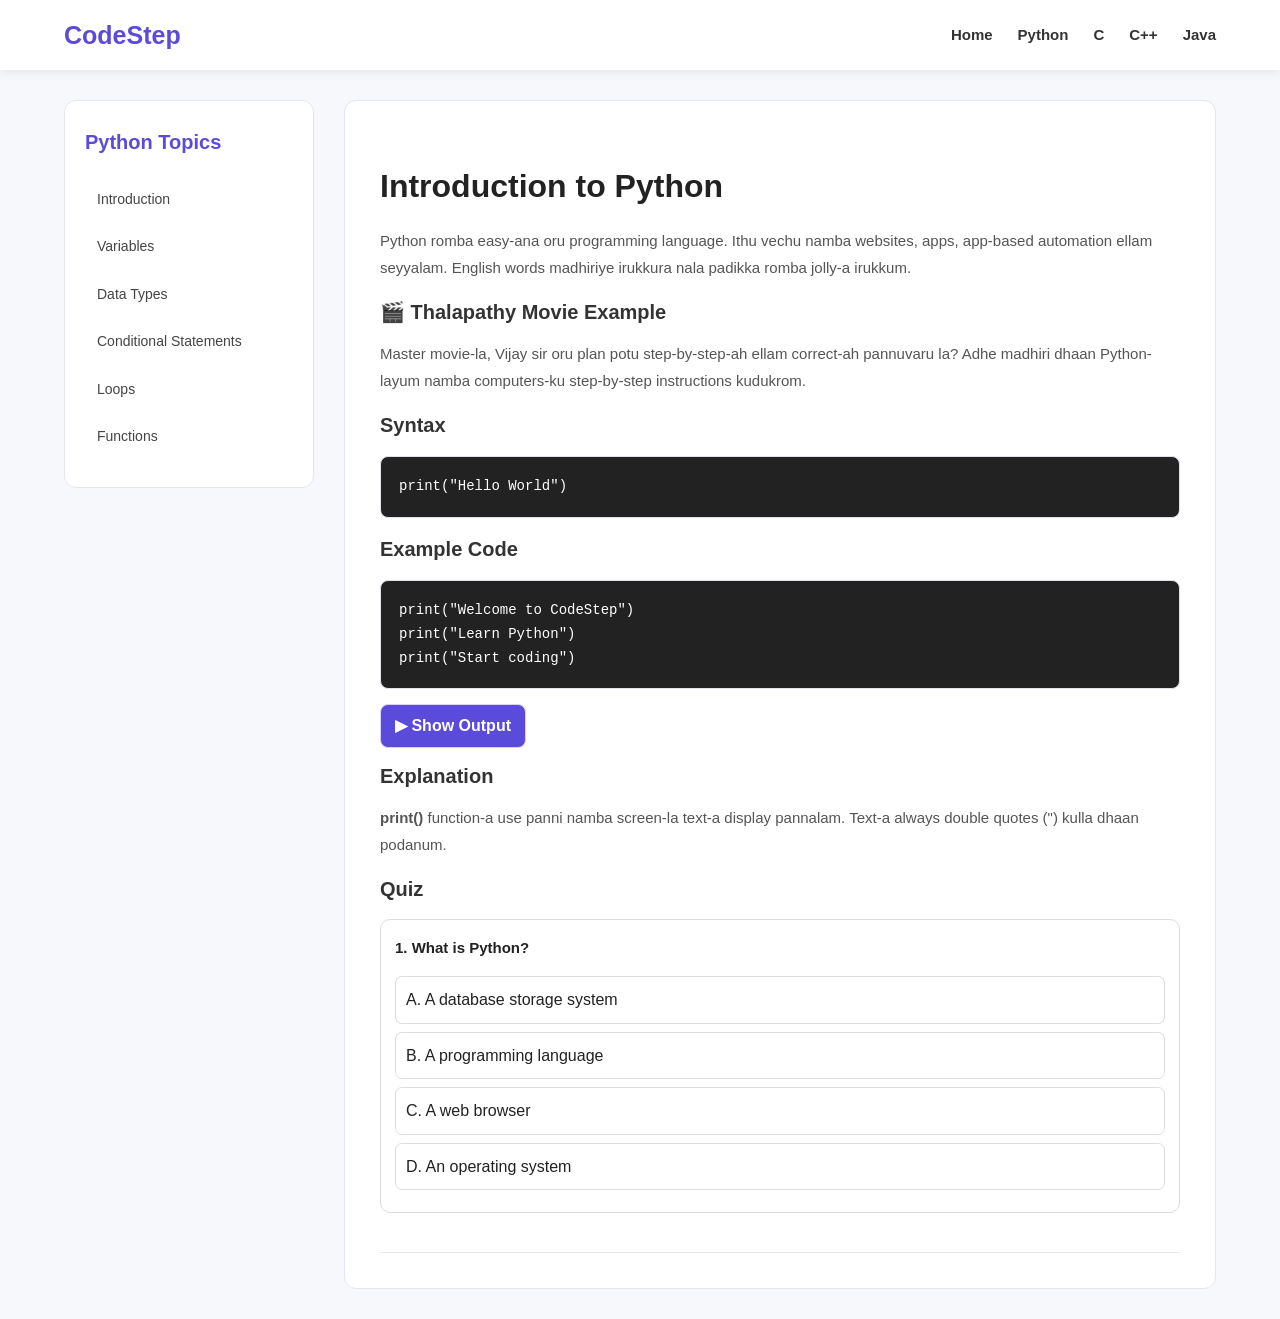
<file: python.html>
<!DOCTYPE html>
<html lang="en">
<head>
    <meta charset="UTF-8">
    <meta name="viewport" content="width=device-width, initial-scale=1.0">
    <title>Python - CodeStep</title>
    <link rel="stylesheet" href="style.css">

    <style>
        .topic { display: none; }
        .topic:target { display: block; }

        .learning-page:has(.topic:target) .topic:first-of-type {
            display: none;
        }

        .learning-page:not(:has(.topic:target)) .topic:first-of-type {
            display: block;
        }

        .output-details {
            margin: 12px 0;
        }

        .output-details summary {
            cursor: pointer;
            display: inline-block;
            padding: 8px 14px;
            border-radius: 8px;
            background: #5b4bdb;
            color: white;
            font-weight: 600;
        }

        .output-details pre {
            margin-top: 10px;
            padding: 12px;
            border-radius: 8px;
            overflow-x: auto;
        }

        .quiz-question {
            margin: 14px 0;
            padding: 14px;
            border: 1px solid #ddd;
            border-radius: 10px;
        }

        .quiz-question input[type="radio"] {
            position: absolute;
            opacity: 0;
            width: 1px;
            height: 1px;
        }

        .quiz-question label {
            display: block;
            width: 100%;
            box-sizing: border-box;
            min-height: 45px;
            margin: 8px 0;
            padding: 10px;
            cursor: pointer;
            border: 1px solid #ddd;
            border-radius: 7px;
            background: white;
            text-align: left;
        }

        .quiz-question label:hover {
            background: #f2f0ff;
            border-color: #5b4bdb;
        }

        .quiz-question .answer {
            display: none;
            margin: 10px 0;
            font-weight: bold;
        }

        .quiz-question input.correct-option:checked + label {
            background: #e8f7e8;
            border-color: green;
            color: green;
        }

        .quiz-question input.correct-option:checked + label + .answer {
            display: block;
            color: green;
        }

        .quiz-question input.wrong-option:checked + label {
            background: #fff0f0;
            border-color: red;
            color: red;
        }

        .quiz-question input.wrong-option:checked + label + .answer {
            display: block;
            color: red;
        }
    </style>
</head>
<body>

<header class="header">
    <div class="logo">CodeStep</div>
    <nav class="nav">
        <a href="index.html">Home</a>
        <a href="python.html">Python</a>
        <a href="c.html">C</a>
        <a href="cpp.html">C++</a>
        <a href="java.html">Java</a>
    </nav>
</header>

<div class="learning-page">
    <aside class="sidebar">
        <h3>Python Topics</h3>
        <a href="#introduction">Introduction</a>
        <a href="#variables">Variables</a>
        <a href="#datatypes">Data Types</a>
        <a href="#conditions">Conditional Statements</a>
        <a href="#loops">Loops</a>
        <a href="#functions">Functions</a>
    </aside>

    <main class="content">

        <!-- INTRODUCTION -->
        <section class="topic" id="introduction">
            <h1>Introduction to Python</h1>
            <p>Python romba easy-ana oru programming language. Ithu vechu namba websites, apps, app-based automation ellam seyyalam. English words madhiriye irukkura nala padikka romba jolly-a irukkum.</p>

            <h3>🎬 Thalapathy Movie Example</h3>
            <p>Master movie-la, Vijay sir oru plan potu step-by-step-ah ellam correct-ah pannuvaru la? Adhe madhiri dhaan Python-layum namba computers-ku step-by-step instructions kudukrom.</p>

            <h3>Syntax</h3>
            <pre><code>print("Hello World")</code></pre>

            <h3>Example Code</h3>
            <pre><code>print("Welcome to CodeStep")
print("Learn Python")
print("Start coding")</code></pre>

            <details class="output-details">
                <summary>▶ Show Output</summary>
                <pre><code>Welcome to CodeStep
Learn Python
Start coding</code></pre>
            </details>

            <h3>Explanation</h3>
            <p><b>print()</b> function-a use panni namba screen-la text-a display pannalam. Text-a always double quotes (") kulla dhaan podanum.</p>

            <h3>Quiz</h3>
            <div class="quiz-question">
                <p>1. What is Python?</p>
                <input type="radio" name="python-q1" id="python-q1-a" class="wrong-option">
                <label for="python-q1-a">A. A database storage system</label>
                <p class="answer">Wrong! Python is a programming language.</p>

                <input type="radio" name="python-q1" id="python-q1-b" class="correct-option">
                <label for="python-q1-b">B. A programming language</label>
                <p class="answer">Correct! Python is a beginner-friendly programming language.</p>

                <input type="radio" name="python-q1" id="python-q1-c" class="wrong-option">
                <label for="python-q1-c">C. A web browser</label>
                <p class="answer">Wrong! It's not a browser.</p>

                <input type="radio" name="python-q1" id="python-q1-d" class="wrong-option">
                <label for="python-q1-d">D. An operating system</label>
                <p class="answer">Wrong! It's a language, not an OS.</p>
            </div>
            
        </section>

        <!-- VARIABLES -->
        <section class="topic" id="variables">
            <h1>Python Variables</h1>
            <p>Variable na oru container mathiri. Athula namba values-a (numbers, names) store panni vechukkalam, thevai padum pothu use pannikalam.</p>

            <h3>🎬 Thalapathy Movie Example</h3>
            <p>Beast movie-la hero-va oru name vechu kupduvanga la? Adhe madhiri dhaan oru variable-ku name kuduthu data-va store pannuvom.</p>

            <h3>Syntax</h3>
            <pre><code>variable_name = value</code></pre>

            <h3>Example Code</h3>
            <pre><code>name = "Vijay"
age = 30
print(name)
print(age)</code></pre>

            <details class="output-details">
                <summary>▶ Show Output</summary>
                <pre><code>Vijay
30</code></pre>
            </details>

            <h3>Explanation</h3>
            <p><b>name</b>-la "Vijay" string store agudhu, <b>age</b>-la number store agudhu. Equal sign (=) use panni value-a assign pannrom.</p>

            <h3>Quiz</h3>
            <div class="quiz-question">
                <p>1. What is a variable?</p>
                <input type="radio" name="python-q3" id="python-q3-a" class="correct-option">
                <label for="python-q3-a">A. A name that stores a value</label>
                <p class="answer">Correct! It stores data in memory.</p>

                <input type="radio" name="python-q3" id="python-q3-b" class="wrong-option">
                <label for="python-q3-b">B. A mathematical function</label>
                <p class="answer">Wrong! It's a container for data.</p>

                <input type="radio" name="python-q3" id="python-q3-c" class="wrong-option">
                <label for="python-q3-c">C. A loop command</label>
                <p class="answer">Wrong! Loops are different.</p>

                <input type="radio" name="python-q3" id="python-q3-d" class="wrong-option">
                <label for="python-q3-d">D. A hardcoded text</label>
                <p class="answer">Wrong!</p>
            </div>
        </section>

        <!-- DATA TYPES -->
        <section class="topic" id="datatypes">
            <h1>Python Data Types</h1>
            <p>Data types na entha madhiri value oru variable-la irukku nu pakkarathu (number-ah, text-ah nu).</p>

            <h3>🎬 Thalapathy Movie Example</h3>
            <p>Leo movie-la ovvoru object-kum oru type irukum la? Adhe madhiri dhaan Python-layum data types iruku.</p>

            <h3>Syntax & Example Code</h3>
            <pre><code>name = "Vijay"       # str
age = 30             # int
height = 5.9         # float
is_actor = True      # bool

print(type(name))
print(type(age))</code></pre>

            <details class="output-details">
                <summary>▶ Show Output</summary>
                <pre><code>&lt;class 'str'&gt;
&lt;class 'int'&gt;</code></pre>
            </details>

            <h3>Explanation</h3>
            <p><b>str</b> is for text, <b>int</b> is for numbers, <b>float</b> is for decimals, and <b>bool</b> is for True/False.</p>

            <h3>Quiz</h3>
            <div class="quiz-question">
                <p>1. Which data type stores text?</p>
                <input type="radio" name="python-q4" id="python-q4-a" class="correct-option">
                <label for="python-q4-a">A. str</label>
                <p class="answer">Correct! str stands for string.</p>

                <input type="radio" name="python-q4" id="python-q4-b" class="wrong-option">
                <label for="python-q4-b">B. int</label>
                <p class="answer">Wrong! int is for integers.</p>

                <input type="radio" name="python-q4" id="python-q4-c" class="wrong-option">
                <label for="python-q4-c">C. float</label>
                <p class="answer">Wrong! float is for decimals.</p>

                <input type="radio" name="python-q4" id="python-q4-d" class="wrong-option">
                <label for="python-q4-d">D. bool</label>
                <p class="answer">Wrong! bool is for true/false.</p>
            </div>
        </section>

        <!-- CONDITIONAL STATEMENTS -->
        <section class="topic" id="conditions">
            <h1>Conditional Statements</h1>
            <p>Conditions na oru decision edukkurathu. Ithu true-ah irundha oru code work aaganum, false-ah irundha inoru code work aaganum.</p>

            <h3>🎬 Thalapathy Movie Example</h3>
            <p>Theri movie-la situation-ku thaguntha madhiri character decisions edukum la? Adhe madhiri dhaan if-else conditions.</p>

            <h3>Example Code</h3>
            <pre><code>mark = 75

if mark >= 50:
    print("Pass")
else:
    print("Fail")</code></pre>

            <details class="output-details">
                <summary>▶ Show Output</summary>
                <pre><code>Pass</code></pre>
            </details>

            <h3>Explanation</h3>
            <p>Mark 50-ku mela iruntha "Pass" print aagum, illena "Fail" print aagum.</p>

            <h3>Quiz</h3>
            <div class="quiz-question">
                <p>1. Which keyword is used to check a condition?</p>
                <input type="radio" name="python-q5" id="python-q5-a" class="correct-option">
                <label for="python-q5-a">A. if</label>
                <p class="answer">Correct! 'if' is used for conditions.</p>

                <input type="radio" name="python-q5" id="python-q5-b" class="wrong-option">
                <label for="python-q5-b">B. loop</label>
                <p class="answer">Wrong!</p>

                <input type="radio" name="python-q5" id="python-q5-c" class="wrong-option">
                <label for="python-q5-c">C. print</label>
                <p class="answer">Wrong!</p>

                <input type="radio" name="python-q5" id="python-q5-d" class="wrong-option">
                <label for="python-q5-d">D. def</label>
                <p class="answer">Wrong! def is for functions.</p>
            </div>
        </section>

        <!-- LOOPS -->
        <section class="topic" id="loops">
            <h1>Python Loops</h1>
            <p>Ore task-a thirumba thirumba seyyanumna namba loops use pannalam.</p>

            <h3>🎬 Thalapathy Movie Example</h3>
            <p>Bigil movie-la ore practice-a team repeatedly panni develop aavanga la? Loopsum adhe madhiri dhaan work aagum.</p>

            <h3>Example Code</h3>
            <pre><code>for i in range(1, 4):
    print(i)</code></pre>

            <details class="output-details">
                <summary>▶ Show Output</summary>
                <pre><code>1
2
3</code></pre>
            </details>

            <h3>Explanation</h3>
            <p>Range 1 to 4 na 1, 2, 3 varaikkum values print aagum.</p>

            <h3>Quiz</h3>
            <div class="quiz-question">
                <p>1. Why do we use loops?</p>
                <input type="radio" name="python-q6" id="python-q6-a" class="correct-option">
                <label for="python-q6-a">A. To repeat code execution</label>
                <p class="answer">Correct! Loops repeat code multiple times.</p>

                <input type="radio" name="python-q6" id="python-q6-b" class="wrong-option">
                <label for="python-q6-b">B. To delete a file</label>
                <p class="answer">Wrong!</p>

                <input type="radio" name="python-q6" id="python-q6-c" class="wrong-option">
                <label for="python-q6-c">C. To store text only</label>
                <p class="answer">Wrong!</p>

                <input type="radio" name="python-q6" id="python-q6-d" class="wrong-option">
                <label for="python-q6-d">D. To create styling</label>
                <p class="answer">Wrong!</p>
            </div>
        </section>

        <!-- FUNCTIONS -->
        <section class="topic" id="functions">
            <h1>Python Functions</h1>
            <p>Oru task-a oru block-ah ezhuthi, thevai padum pothu ellam call panni use panrathu dhaan function.</p>

            <h3>🎬 Thalapathy Movie Example</h3>
            <p>Sarkar movie-la hero oru problem-a solve panna thaniya oru plan action poduvaar la, adhu madhiri oru specific work-ku function use panrom.</p>

            <h3>Example Code</h3>
            <pre><code>def greet():
    print("Vanakkam!")

greet()</code></pre>

            <details class="output-details">
                <summary>▶ Show Output</summary>
                <pre><code>Vanakkam!</code></pre>
            </details>

            <h3>Explanation</h3>
            <p><b>def</b> keyword use panni function create pannalam, apram athoda name potu call pannalam.</p>

            <h3>Quiz</h3>
            <div class="quiz-question">
                <p>1. Which keyword is used to define a function in Python?</p>
                <input type="radio" name="python-q7" id="python-q7-a" class="correct-option">
                <label for="python-q7-a">A. def</label>
                <p class="answer">Correct! 'def' defines a function.</p>

                <input type="radio" name="python-q7" id="python-q7-b" class="wrong-option">
                <label for="python-q7-b">B. function</label>
                <p class="answer">Wrong! Python uses 'def'.</p>

                <input type="radio" name="python-q7" id="python-q7-c" class="wrong-option">
                <label for="python-q7-c">C. fun</label>
                <p class="answer">Wrong!</p>

                <input type="radio" name="python-q7" id="python-q7-d" class="wrong-option">
                <label for="python-q7-d">D. create</label>
                <p class="answer">Wrong!</p>
            </div>
        </section>

    </main>
</div>

</body>
</html>
</file>
<file: style.css>
/* GENERAL STYLES */
* {
    margin: 0;
    padding: 0;
    box-sizing: border-box;
}

html {scroll-behavior: smooth;}

body {
    font-family: Arial, sans-serif;
    background: #f7f8fc;
    color: #222;
    line-height: 1.6;
}

a {text-decoration: none;}

button {
    font-family: inherit;
    cursor: pointer;
}

section {scroll-margin-top: 130px;}

   /* HOME PAGE NAVBAR */
.navbar {
    width: 100%;
    min-height: 80px;
    background: #ffffff;
    display: flex;
    justify-content: space-between;
    align-items: center;
    padding: 0 8%;
    position: sticky;
    top: 0;
    z-index: 1000;
    box-shadow: 0 2px 10px rgba(0, 0, 0, 0.08);
}

.logo {flex-shrink: 0;}

.logo a {
    font-size: 28px;
    font-weight: bold;
    color: #5b4bdb;
}

.nav-links {
    display: flex;
    align-items: center;
    justify-content: flex-end;
    gap: 28px;
}

.nav-links a {
    color: #333;
    font-size: 16px;
    font-weight: 600;
    white-space: nowrap;
    transition: 0.3s ease;
}

.nav-links a:hover { color: #5b4bdb;}

   /* HOME PAGE HERO */

.hero {
    min-height: 430px;
    display: flex;
    flex-direction: column;
    justify-content: center;
    align-items: center;
    text-align: center;
    padding: 70px 20px;
    background: linear-gradient(135deg, #eef0ff, #f7f8fc, #e9f3ff);
}

.tagline {
    color: #5b4bdb;
    font-size: 14px;
    font-weight: bold;
    letter-spacing: 2px;
    margin-bottom: 15px;
}

.hero h1 {
    font-size: 48px;
    color: #222;
    line-height: 1.2;
    margin-bottom: 12px;
}

.hero h2 {
    font-size: 25px;
    color: #5b4bdb;
    margin-bottom: 15px;
}

.hero p {
    max-width: 650px;
    color: #666;
    font-size: 17px;
    margin-bottom: 25px;
}

.start-btn {
    display: inline-block;
    background: #5b4bdb;
    color: #ffffff;
    padding: 13px 28px;
    border-radius: 8px;
    font-size: 16px;
    font-weight: bold;
    transition: 0.3s;
}

.start-btn:hover {
    background: #4635c4;
    transform: translateY(-2px);
}
   /* LANGUAGES SECTION & CARDS */

.languages-section {
    padding: 70px 8%;
    background: #f7f8fc;
}

.section-heading {
    text-align: center;
    margin-bottom: 45px;
}

.section-tag {
    color: #5b4bdb;
    font-size: 13px;
    font-weight: bold;
    letter-spacing: 2px;
    margin-bottom: 10px;
}

.section-heading h2 {
    font-size: 32px;
    color: #222;
    margin-bottom: 12px;
}

.section-heading p {
    color: #666;
    font-size: 16px;
}

.language-cards {
    display: grid;
    grid-template-columns: repeat(4, minmax(0, 1fr));
    gap: 25px;
    max-width: 1200px;
    margin: 0 auto;
}

.language-card {
    background: #ffffff;
    padding: 30px 22px;
    border-radius: 15px;
    text-align: center;
    border: 1px solid #e8e8f0;
    display: flex;
    flex-direction: column;
    align-items: center;
    transition: 0.3s;
}

.language-card:hover {
    transform: translateY(-6px);
    box-shadow: 0 10px 25px rgba(91, 75, 219, 0.12);
    border-color: #d8d0ff;
}

.language-card h3 {
    font-size: 22px;
    color: #222;
    margin-bottom: 12px;
}

.language-card p {
    color: #666;
    font-size: 14px;
    margin-bottom: 22px;
    flex-grow: 1;
}

/* LANGUAGE ICONS */
.language-icon {
    width: 75px;
    height: 75px;
    margin: 0 auto 20px;
    display: flex;
    justify-content: center;
    align-items: center;
    border-radius: 15px;
    font-size: 30px;
    font-weight: bold;
    flex-shrink: 0;
}

.python-icon { background: #eef0ff; color: #5b4bdb; }
.c-icon { background: #e8f3ff; color: #1976d2; }
.cpp-icon { background: #e9f7ff; color: #0086c9; }
.java-icon { background: #fff0e8; color: #e76f00; }

/* CARD BUTTON */
.card-button {
    display: flex;
    justify-content: center;
    align-items: center;
    width: 160px;
    height: 45px;
    margin-top: auto;
    background: #5b4bdb;
    color: #ffffff;
    border-radius: 7px;
    font-size: 14px;
    font-weight: bold;
    white-space: nowrap;
    transition: 0.3s;
}

.card-button:hover {
    background: #4635c4;
}
   /* ABOUT SECTION */

#about {
    padding: 70px 8%;
    background: #ffffff;
    text-align: center;
}

#about h2 {
    color: #222;
    font-size: 32px;
    margin-bottom: 20px;
}

#about p {
    max-width: 750px;
    margin: 0 auto;
    color: #666;
    font-size: 16px;
}
   /* LEARNING PAGE HEADER & NAV */

header.header {
    width: 100%;
    min-height: 70px;
    background: #ffffff !important;
    color: #222222 !important;
    display: flex;
    justify-content: space-between;
    align-items: center;
    padding: 0 5%;
    position: sticky;
    top: 0;
    z-index: 1000;
    box-shadow: 0 2px 10px rgba(0, 0, 0, 0.08);
}

header.header .logo,
header.header .logo a {
    color: #5b4bdb !important;
    font-family: Arial, sans-serif !important;
    font-size: 25px !important;
    font-weight: bold !important;
}

.nav {
    display: flex;
    align-items: center;
    gap: 25px;
}

.nav a {
    color: #333;
    font-size: 15px;
    font-weight: 600;
    white-space: nowrap;
    transition: 0.3s ease;
}

.nav a:hover {
    color: #5b4bdb !important;
}
   /* LEARNING PAGE LAYOUT */

.learning-page {
    display: flex;
    align-items: flex-start;
    gap: 30px;
    padding: 30px 5%;
    max-width: 1500px;
    margin: 0 auto;
    min-height: calc(100vh - 70px);
}

/* SIDEBAR */
.sidebar {
    width: 250px;
    min-width: 250px;
    background: #ffffff;
    padding: 25px 20px;
    border-radius: 12px;
    border: 1px solid #e5e5ed;
    position: sticky;
    top: 100px;
    max-height: calc(100vh - 120px);
    overflow-y: auto;
}

.sidebar h3 {
    color: #5b4bdb;
    font-size: 20px;
    margin-bottom: 20px;
}

.sidebar a {
    display: block;
    padding: 10px 12px;
    margin-bottom: 5px;
    border-radius: 7px;
    color: #444;
    font-size: 14px;
    transition: 0.3s;
}

.sidebar a:hover {
    background: #eef0ff;
    color: #5b4bdb;
}

/* CONTENT */
.content {
    flex: 1;
    min-width: 0;
    background: #ffffff;
    padding: 35px;
    border-radius: 12px;
    border: 1px solid #e5e5ed;
}

.content h1 {
    color: #222;
    font-size: 32px;
    margin-bottom: 15px;
}

.content h2 {
    color: #5b4bdb;
    font-size: 25px;
    margin-bottom: 15px;
}

.content h3 {
    color: #333;
    font-size: 20px;
    margin-bottom: 12px;
}

.content p {
    color: #555;
    font-size: 15px;
    margin-bottom: 15px;
    line-height: 1.8;
}

.content ul,
.content ol {
    padding-left: 25px;
    margin-bottom: 20px;
}

.content li {
    color: #555;
    margin-bottom: 8px;
}

/* TOPIC SECTIONS */
.topic {
    display: none;
    padding: 25px 0;
    border-bottom: 1px solid #e8e8ef;
    scroll-margin-top: 130px;
}
/* 
.topic:target {display: block;}

.learning-page:not(:has(.topic:target)) .topic:first-of-type {display: block;}

.topic:last-child {
    border-bottom: none;
} */
   /* CODE BLOCKS & OUTPUT */

pre,
.content pre {
    background: #222222 !important;
    color: #ffffff !important;
    padding: 18px;
    border: 1px solid #e2e2ec;
    border-radius: 8px;
    margin: 15px 0;
    overflow-x: auto;
    font-size: 14px;
    line-height: 1.7;
}

pre code,
.content pre code {
    background: transparent !important;
    color: #ffffff !important;
    font-family: Consolas, monospace;
}

.output-details {
    margin: 20px 0;
}

.output-details summary {
    display: inline-block;
    background: #eeeaff;
    color: #5b4bdb;
    padding: 10px 18px;
    border: 1px solid #d8d0ff;
    border-radius: 8px;
    cursor: pointer;
    font-weight: bold;
    transition: 0.3s;
}

.output-details summary:hover {
    background: #e2dcff;
    color: #4635c4;
}

.output-details pre {
    background: #f7f8fc !important;
    color: #222 !important;
    border: 1px solid #e2e2ec;
    margin-top: 12px;
}

.output-details pre code {
    color: #222 !important;
}
   /* QUIZ STYLING */

.quiz-question {
    width: 100%;
    background: #ffffff;
    padding: 20px;
    border: 1px solid #e2e2ec;
    border-radius: 10px;
    margin: 14px 0 18px;
}

.quiz-question p {
    color: #222;
    font-weight: bold;
    margin-bottom: 15px;
}

.quiz-question input[type="radio"] {
    position: absolute;
    opacity: 0;
    width: 1px;
    height: 1px;
}

.quiz-question label {
    display: block;
    width: 100%;
    box-sizing: border-box;
    padding: 12px 14px;
    margin: 8px 0;
    border: 1px solid #ddd;
    border-radius: 7px;
    background: white;
    cursor: pointer;
    text-align: left;
}

.quiz-question label:hover {
    background: #eeeaff;
    border-color: #c9c0ff;
}

.quiz-question .answer {
    display: none;
    font-weight: bold;
    margin: 10px 0;
    font-size: 14px;
}

.quiz-question input.correct-option:checked + label {
    background: #e8f7e8;
    border-color: green;
}

.quiz-question input.correct-option:checked + label + .answer.correct {
    display: block;
    color: green;
}

.quiz-question input.wrong-option:checked + label {
    background: #fff0f0;
    border-color: red;
}

.quiz-question input.wrong-option:checked + label + .answer.wrong {
    display: block;
    color: red;
}
   /* FOOTER */

   .footer {
    width: 100%;
    background: #111111;
    color: #ffffff;
    padding: 30px 8%;
    text-align: center;
    font-size: 14px;
}

.footer p,
footer p {
    color: #cccccc;
    margin-bottom: 8px;
}

footer a {
    color: #a99cff;
    text-decoration: none;
}

footer a:hover {
    color: #ffffff;
}
   /* RESPONSIVE DESIGN (TABLET) */

@media (max-width: 1100px) {
    .language-cards {
        grid-template-columns: repeat(2, minmax(0, 1fr));
    }

    .learning-page {
        padding: 25px 3%;
        gap: 20px;
    }

    .sidebar {
        width: 220px;
        min-width: 220px;
    }

    .content {
        padding: 25px;
    }
}
   /* RESPONSIVE DESIGN (MOBILE) */

@media (max-width: 700px) {
    .navbar {
        min-height: 70px;
        padding: 15px 5%;
        flex-direction: column;
        justify-content: center;
        gap: 12px;
    }

    .logo a {
        font-size: 25px;
    }

    .nav-links {
        width: 100%;
        display: flex;
        flex-wrap: wrap;
        justify-content: center;
        align-items: center;
        gap: 12px 20px;
    }

    .nav-links a {
        font-size: 14px;
    }

    .hero {
        min-height: 350px;
        padding: 50px 20px;
    }

    .hero h2 {
        font-size: 34px;
    }

    .hero p {
        font-size: 15px;
    }

    .languages-section {
        padding: 50px 5%;
    }

    .section-heading h2 {
        font-size: 30px;
    }

    .language-cards {
        grid-template-columns: 1fr;
        gap: 18px;
    }

    header.header {
        min-height: 70px;
        padding: 12px 5%;
        flex-direction: column;
        gap: 10px;
    }

    header.header .logo {
        font-size: 23px;
    }

    .nav {
        width: 100%;
        flex-wrap: wrap;
        justify-content: center;
        gap: 10px 18px;
    }

    .nav a {
        font-size: 13px;
    }

    .learning-page {
        flex-direction: column;
        padding: 20px 5%;
        gap: 20px;
    }

    .sidebar {
        width: 100%;
        min-width: 0;
        position: static;
        max-height: none;
        padding: 20px;
    }

    .sidebar a {
        display: inline-block;
        margin-right: 5px;
    }

    .content {
        width: 100%;
        padding: 20px;
    }

    .content h1 {
        font-size: 27px;
    }

    .content h2 {
        font-size: 22px;
    }

    pre {
        font-size: 12px;
        padding: 12px;
    }
}
   /* SMALL MOBILE */

@media (max-width: 400px) {
    .nav-links {
        gap: 10px 14px;
    }

    .nav-links a {
        font-size: 12px;
    }

    .content {
        padding: 15px;
    }
}
</file>
